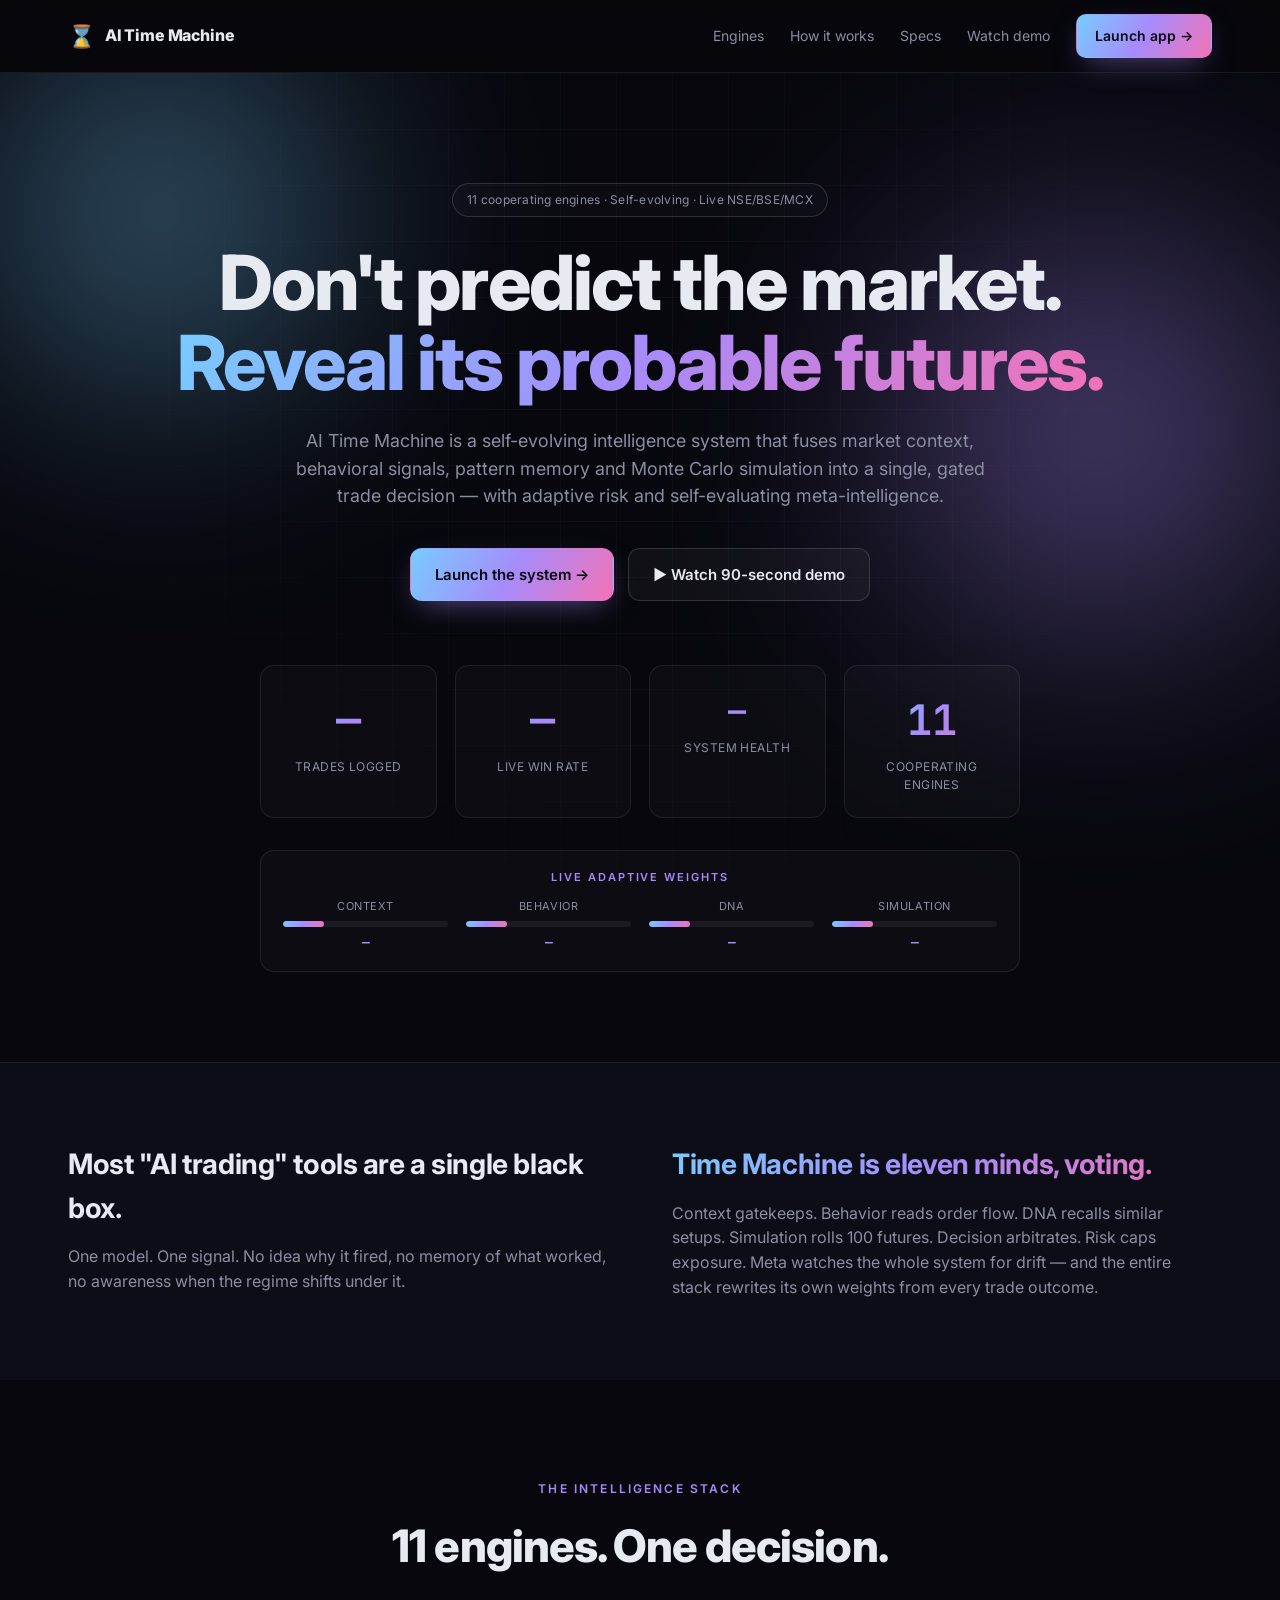
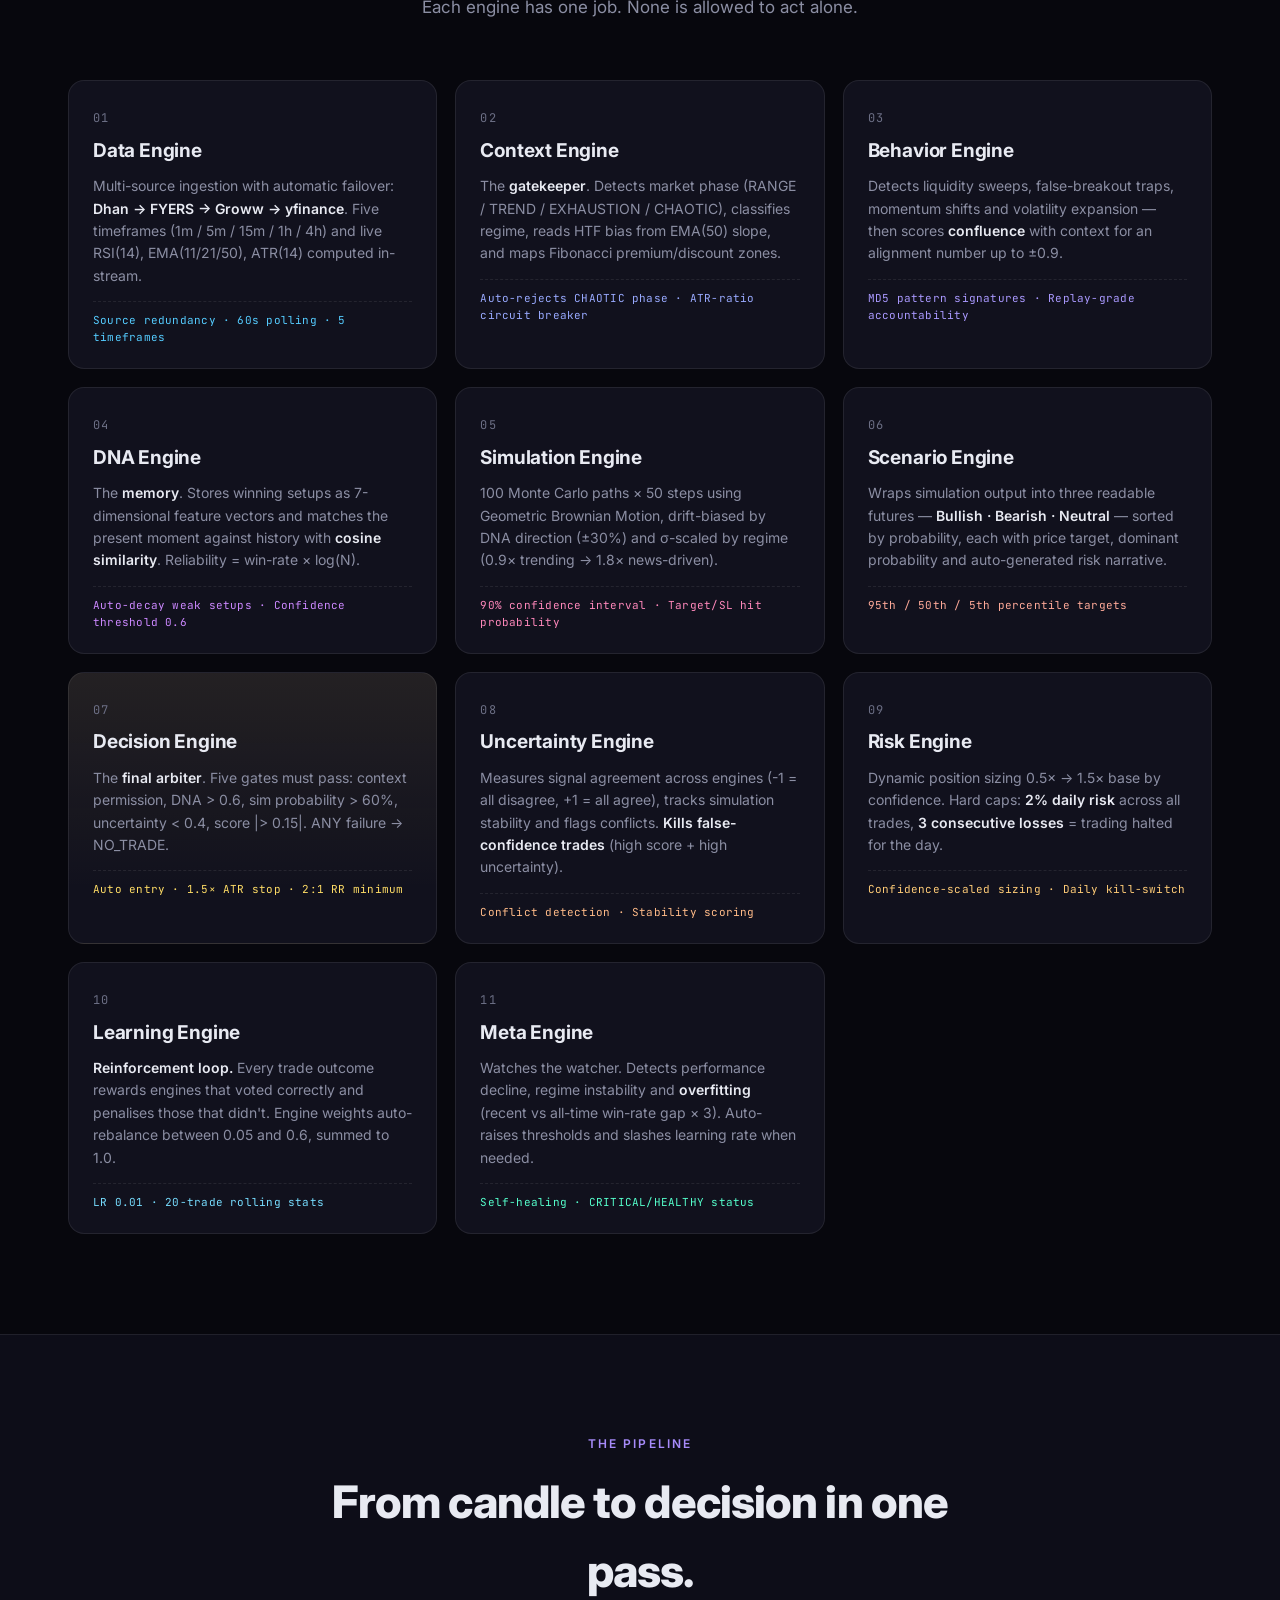
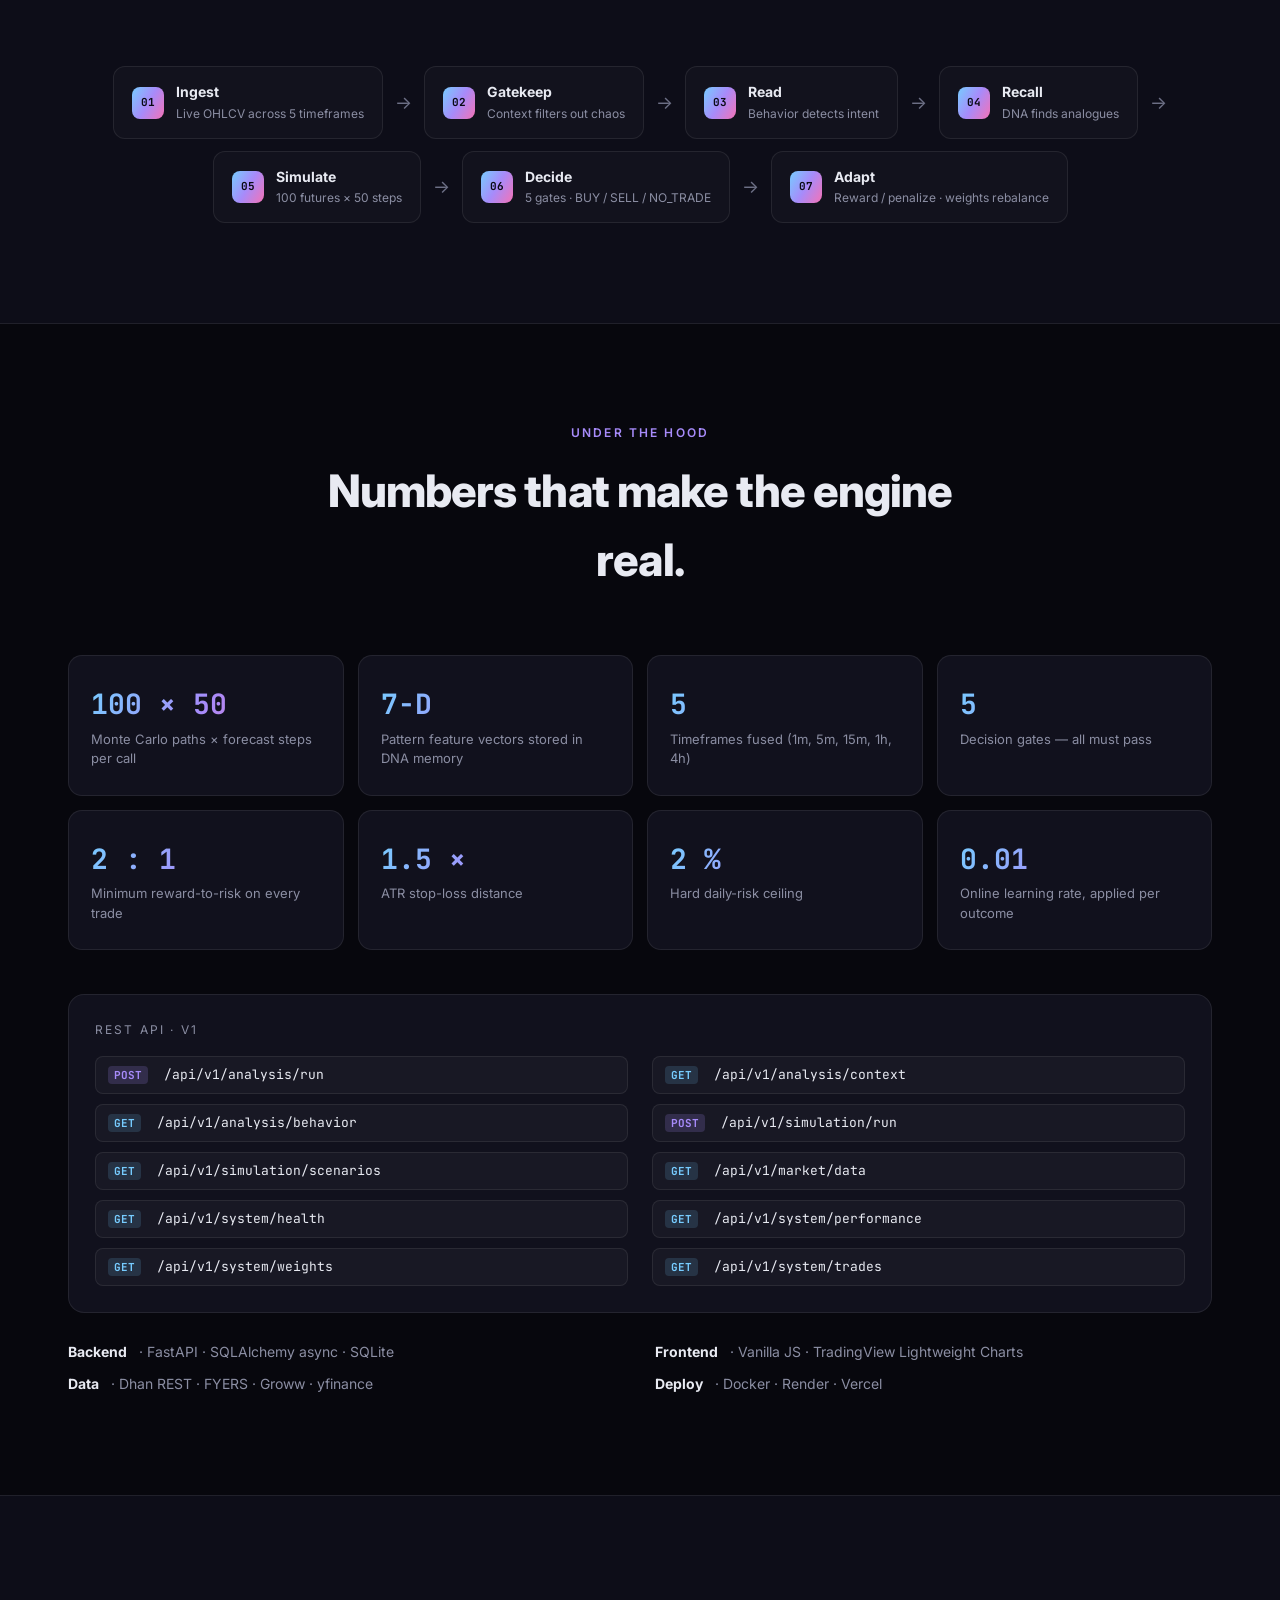
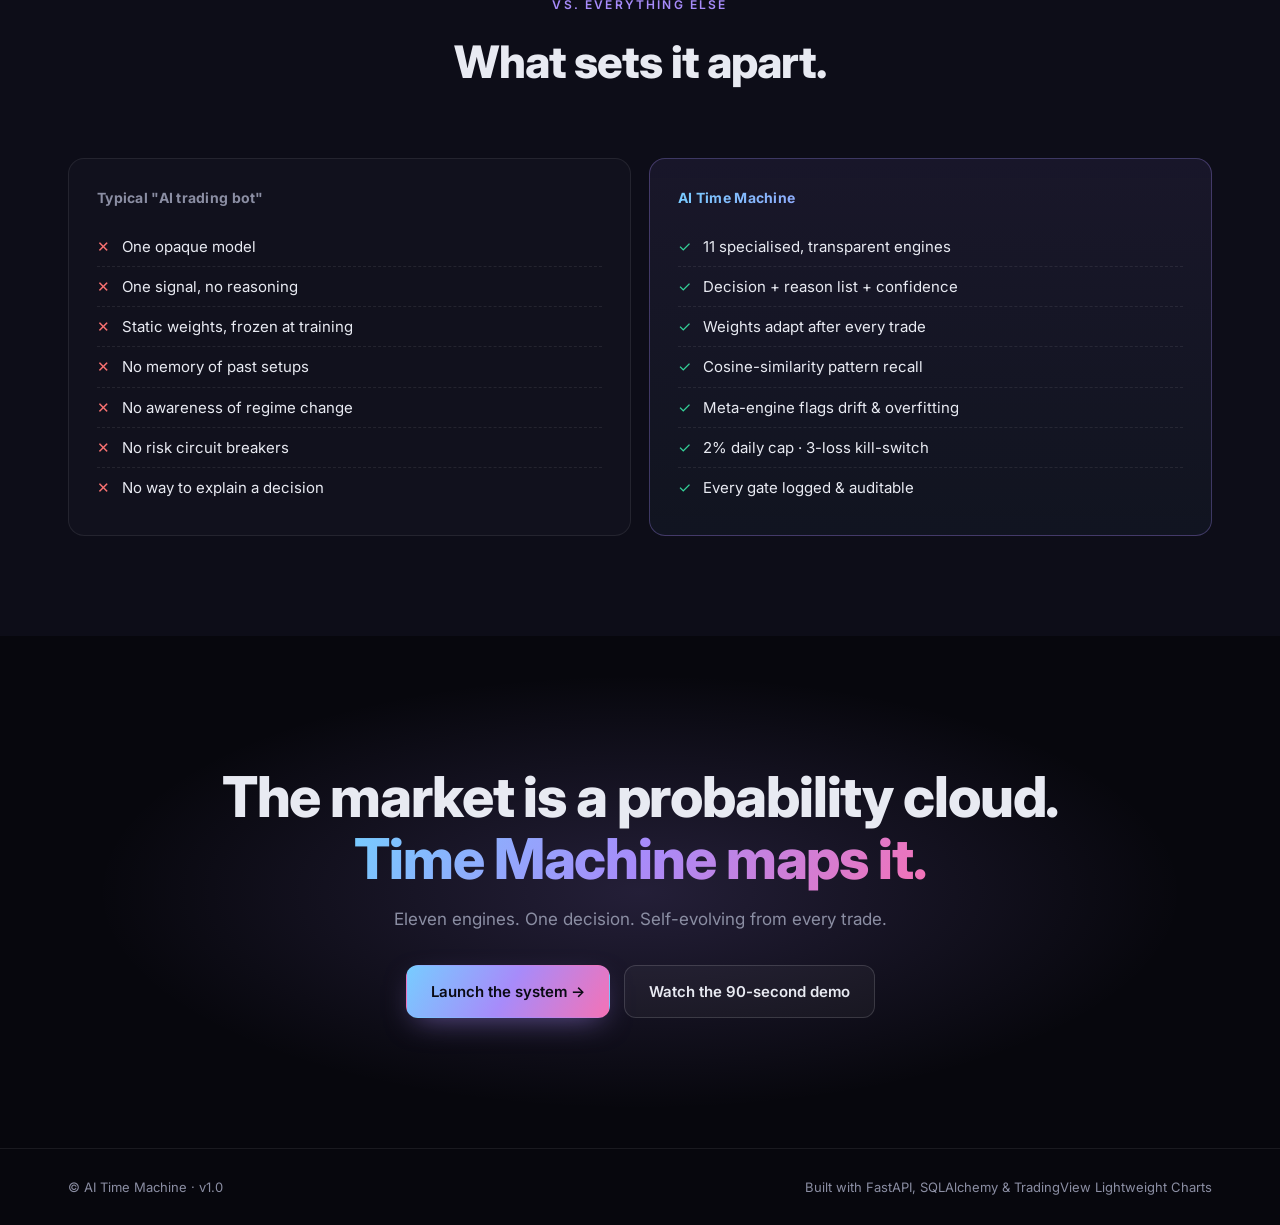
<file: frontend/marketing/index.html>
<!doctype html>
<html lang="en">
<head>
<meta charset="utf-8" />
<meta name="viewport" content="width=device-width,initial-scale=1" />
<title>AI Time Machine — Trade the Probable Future</title>
<meta name="description" content="A self-evolving intelligence system that models market behavior with 11 cooperating engines, Monte Carlo simulation, pattern memory, and adaptive risk control." />
<link rel="preconnect" href="https://fonts.googleapis.com">
<link rel="preconnect" href="https://fonts.gstatic.com" crossorigin>
<link href="https://fonts.googleapis.com/css2?family=Inter:wght@300;400;500;600;700;800;900&family=JetBrains+Mono:wght@400;600&display=swap" rel="stylesheet">
<link rel="stylesheet" href="style.css" />
</head>
<body>

<!-- ───────── NAV ───────── -->
<nav class="nav">
  <div class="nav-inner">
    <a class="logo" href="#">
      <span class="logo-mark">⌛</span>
      <span>AI Time Machine</span>
    </a>
    <div class="nav-links">
      <a href="#engines">Engines</a>
      <a href="#how">How it works</a>
      <a href="#specs">Specs</a>
      <a href="explainer.html">Watch demo</a>
      <a class="btn btn-primary" href="../index.html">Launch app →</a>
    </div>
  </div>
</nav>

<!-- ───────── HERO ───────── -->
<header class="hero">
  <div class="hero-bg">
    <div class="orb orb-1"></div>
    <div class="orb orb-2"></div>
    <div class="grid-fade"></div>
  </div>
  <div class="hero-inner">
    <div class="badge">11 cooperating engines · Self-evolving · Live NSE/BSE/MCX</div>
    <h1>
      Don't predict the market.<br/>
      <span class="grad">Reveal its probable futures.</span>
    </h1>
    <p class="lede">
      AI Time Machine is a self-evolving intelligence system that fuses
      market context, behavioral signals, pattern memory and Monte Carlo
      simulation into a single, gated trade decision — with adaptive risk
      and self-evaluating meta-intelligence.
    </p>
    <div class="cta-row">
      <a class="btn btn-primary btn-lg" href="../index.html">Launch the system →</a>
      <a class="btn btn-ghost btn-lg" href="explainer.html">▶ Watch 90-second demo</a>
    </div>

    <div class="stats" id="hero-stats">
      <div class="stat" data-stat="trades">
        <div class="stat-num" data-count="0">—</div>
        <div class="stat-label">Trades logged</div>
      </div>
      <div class="stat" data-stat="winrate">
        <div class="stat-num" data-suffix="%">—</div>
        <div class="stat-label">Live win rate</div>
      </div>
      <div class="stat" data-stat="health">
        <div class="stat-num stat-text">—</div>
        <div class="stat-label">System health</div>
      </div>
      <div class="stat" data-stat="engines">
        <div class="stat-num" data-count="11">0</div>
        <div class="stat-label">Cooperating engines</div>
      </div>
    </div>

    <div class="weights-strip" id="weights-strip">
      <div class="weights-label">Live adaptive weights</div>
      <div class="weights-bars">
        <div class="wbar" data-w="context"><span>Context</span><div class="wbar-track"><div class="wbar-fill"></div></div><b>—</b></div>
        <div class="wbar" data-w="behavior"><span>Behavior</span><div class="wbar-track"><div class="wbar-fill"></div></div><b>—</b></div>
        <div class="wbar" data-w="dna"><span>DNA</span><div class="wbar-track"><div class="wbar-fill"></div></div><b>—</b></div>
        <div class="wbar" data-w="simulation"><span>Simulation</span><div class="wbar-track"><div class="wbar-fill"></div></div><b>—</b></div>
      </div>
    </div>
  </div>
</header>

<!-- ───────── PROBLEM / PROMISE ───────── -->
<section class="promise">
  <div class="container">
    <div class="promise-grid">
      <div>
        <h2>Most "AI trading" tools are a single black box.</h2>
        <p>
          One model. One signal. No idea why it fired, no memory of what worked,
          no awareness when the regime shifts under it.
        </p>
      </div>
      <div>
        <h2 class="grad-text">Time Machine is eleven minds, voting.</h2>
        <p>
          Context gatekeeps. Behavior reads order flow. DNA recalls similar
          setups. Simulation rolls 100 futures. Decision arbitrates. Risk caps
          exposure. Meta watches the whole system for drift — and the entire
          stack rewrites its own weights from every trade outcome.
        </p>
      </div>
    </div>
  </div>
</section>

<!-- ───────── ENGINES ───────── -->
<section id="engines" class="engines">
  <div class="container">
    <div class="section-head">
      <div class="eyebrow">The intelligence stack</div>
      <h2>11 engines. One decision.</h2>
      <p>Each engine has one job. None is allowed to act alone.</p>
    </div>

    <div class="engine-grid">

      <div class="engine-card" data-color="#5cf">
        <div class="card-num">01</div>
        <h3>Data Engine</h3>
        <p>Multi-source ingestion with automatic failover: <strong>Dhan → FYERS → Groww → yfinance</strong>. Five timeframes (1m / 5m / 15m / 1h / 4h) and live RSI(14), EMA(11/21/50), ATR(14) computed in-stream.</p>
        <div class="card-meta">Source redundancy · 60s polling · 5 timeframes</div>
      </div>

      <div class="engine-card" data-color="#9af">
        <div class="card-num">02</div>
        <h3>Context Engine</h3>
        <p>The <strong>gatekeeper</strong>. Detects market phase (RANGE / TREND / EXHAUSTION / CHAOTIC), classifies regime, reads HTF bias from EMA(50) slope, and maps Fibonacci premium/discount zones.</p>
        <div class="card-meta">Auto-rejects CHAOTIC phase · ATR-ratio circuit breaker</div>
      </div>

      <div class="engine-card" data-color="#a9f">
        <div class="card-num">03</div>
        <h3>Behavior Engine</h3>
        <p>Detects liquidity sweeps, false-breakout traps, momentum shifts and volatility expansion — then scores <strong>confluence</strong> with context for an alignment number up to ±0.9.</p>
        <div class="card-meta">MD5 pattern signatures · Replay-grade accountability</div>
      </div>

      <div class="engine-card" data-color="#c8f">
        <div class="card-num">04</div>
        <h3>DNA Engine</h3>
        <p>The <strong>memory</strong>. Stores winning setups as 7-dimensional feature vectors and matches the present moment against history with <strong>cosine similarity</strong>. Reliability = win-rate × log(N).</p>
        <div class="card-meta">Auto-decay weak setups · Confidence threshold 0.6</div>
      </div>

      <div class="engine-card" data-color="#f8b">
        <div class="card-num">05</div>
        <h3>Simulation Engine</h3>
        <p>100 Monte Carlo paths × 50 steps using Geometric Brownian Motion, drift-biased by DNA direction (±30%) and σ-scaled by regime (0.9× trending → 1.8× news-driven).</p>
        <div class="card-meta">90% confidence interval · Target/SL hit probability</div>
      </div>

      <div class="engine-card" data-color="#fa9">
        <div class="card-num">06</div>
        <h3>Scenario Engine</h3>
        <p>Wraps simulation output into three readable futures — <strong>Bullish · Bearish · Neutral</strong> — sorted by probability, each with price target, dominant probability and auto-generated risk narrative.</p>
        <div class="card-meta">95th / 50th / 5th percentile targets</div>
      </div>

      <div class="engine-card engine-card-feat" data-color="#fd6">
        <div class="card-num">07</div>
        <h3>Decision Engine</h3>
        <p>The <strong>final arbiter</strong>. Five gates must pass: context permission, DNA &gt; 0.6, sim probability &gt; 60%, uncertainty &lt; 0.4, score |&gt; 0.15|. ANY failure → NO_TRADE.</p>
        <div class="card-meta">Auto entry · 1.5× ATR stop · 2:1 RR minimum</div>
      </div>

      <div class="engine-card" data-color="#fb8">
        <div class="card-num">08</div>
        <h3>Uncertainty Engine</h3>
        <p>Measures signal agreement across engines (-1 = all disagree, +1 = all agree), tracks simulation stability and flags conflicts. <strong>Kills false-confidence trades</strong> (high score + high uncertainty).</p>
        <div class="card-meta">Conflict detection · Stability scoring</div>
      </div>

      <div class="engine-card" data-color="#fc7">
        <div class="card-num">09</div>
        <h3>Risk Engine</h3>
        <p>Dynamic position sizing 0.5× → 1.5× base by confidence. Hard caps: <strong>2% daily risk</strong> across all trades, <strong>3 consecutive losses</strong> = trading halted for the day.</p>
        <div class="card-meta">Confidence-scaled sizing · Daily kill-switch</div>
      </div>

      <div class="engine-card" data-color="#7df">
        <div class="card-num">10</div>
        <h3>Learning Engine</h3>
        <p><strong>Reinforcement loop.</strong> Every trade outcome rewards engines that voted correctly and penalises those that didn't. Engine weights auto-rebalance between 0.05 and 0.6, summed to 1.0.</p>
        <div class="card-meta">LR 0.01 · 20-trade rolling stats</div>
      </div>

      <div class="engine-card" data-color="#5fc">
        <div class="card-num">11</div>
        <h3>Meta Engine</h3>
        <p>Watches the watcher. Detects performance decline, regime instability and <strong>overfitting</strong> (recent vs all-time win-rate gap × 3). Auto-raises thresholds and slashes learning rate when needed.</p>
        <div class="card-meta">Self-healing · CRITICAL/HEALTHY status</div>
      </div>

    </div>
  </div>
</section>

<!-- ───────── HOW IT WORKS ───────── -->
<section id="how" class="how">
  <div class="container">
    <div class="section-head">
      <div class="eyebrow">The pipeline</div>
      <h2>From candle to decision in one pass.</h2>
    </div>

    <div class="pipeline">
      <div class="pipe-step"><div class="pipe-dot">01</div><div><strong>Ingest</strong><span>Live OHLCV across 5 timeframes</span></div></div>
      <div class="pipe-arrow">→</div>
      <div class="pipe-step"><div class="pipe-dot">02</div><div><strong>Gatekeep</strong><span>Context filters out chaos</span></div></div>
      <div class="pipe-arrow">→</div>
      <div class="pipe-step"><div class="pipe-dot">03</div><div><strong>Read</strong><span>Behavior detects intent</span></div></div>
      <div class="pipe-arrow">→</div>
      <div class="pipe-step"><div class="pipe-dot">04</div><div><strong>Recall</strong><span>DNA finds analogues</span></div></div>
      <div class="pipe-arrow">→</div>
      <div class="pipe-step"><div class="pipe-dot">05</div><div><strong>Simulate</strong><span>100 futures × 50 steps</span></div></div>
      <div class="pipe-arrow">→</div>
      <div class="pipe-step"><div class="pipe-dot">06</div><div><strong>Decide</strong><span>5 gates · BUY / SELL / NO_TRADE</span></div></div>
      <div class="pipe-arrow">→</div>
      <div class="pipe-step"><div class="pipe-dot">07</div><div><strong>Adapt</strong><span>Reward / penalize · weights rebalance</span></div></div>
    </div>
  </div>
</section>

<!-- ───────── SPECS ───────── -->
<section id="specs" class="specs">
  <div class="container">
    <div class="section-head">
      <div class="eyebrow">Under the hood</div>
      <h2>Numbers that make the engine real.</h2>
    </div>

    <div class="spec-grid">
      <div class="spec"><div class="spec-num">100 × 50</div><div>Monte Carlo paths × forecast steps per call</div></div>
      <div class="spec"><div class="spec-num">7-D</div><div>Pattern feature vectors stored in DNA memory</div></div>
      <div class="spec"><div class="spec-num">5</div><div>Timeframes fused (1m, 5m, 15m, 1h, 4h)</div></div>
      <div class="spec"><div class="spec-num">5</div><div>Decision gates — all must pass</div></div>
      <div class="spec"><div class="spec-num">2 : 1</div><div>Minimum reward-to-risk on every trade</div></div>
      <div class="spec"><div class="spec-num">1.5 ×</div><div>ATR stop-loss distance</div></div>
      <div class="spec"><div class="spec-num">2 %</div><div>Hard daily-risk ceiling</div></div>
      <div class="spec"><div class="spec-num">0.01</div><div>Online learning rate, applied per outcome</div></div>
    </div>

    <div class="api-block">
      <div class="api-head">REST API · v1</div>
      <div class="api-grid">
        <code><span class="m post">POST</span> /api/v1/analysis/run</code>
        <code><span class="m get">GET</span>  /api/v1/analysis/context</code>
        <code><span class="m get">GET</span>  /api/v1/analysis/behavior</code>
        <code><span class="m post">POST</span> /api/v1/simulation/run</code>
        <code><span class="m get">GET</span>  /api/v1/simulation/scenarios</code>
        <code><span class="m get">GET</span>  /api/v1/market/data</code>
        <code><span class="m get">GET</span>  /api/v1/system/health</code>
        <code><span class="m get">GET</span>  /api/v1/system/performance</code>
        <code><span class="m get">GET</span>  /api/v1/system/weights</code>
        <code><span class="m get">GET</span>  /api/v1/system/trades</code>
      </div>
    </div>

    <div class="stack-row">
      <div><strong>Backend</strong> · FastAPI · SQLAlchemy async · SQLite</div>
      <div><strong>Frontend</strong> · Vanilla JS · TradingView Lightweight Charts</div>
      <div><strong>Data</strong> · Dhan REST · FYERS · Groww · yfinance</div>
      <div><strong>Deploy</strong> · Docker · Render · Vercel</div>
    </div>
  </div>
</section>

<!-- ───────── COMPARISON ───────── -->
<section class="compare">
  <div class="container">
    <div class="section-head">
      <div class="eyebrow">vs. everything else</div>
      <h2>What sets it apart.</h2>
    </div>

    <div class="compare-grid">
      <div class="compare-col compare-them">
        <div class="compare-head">Typical "AI trading bot"</div>
        <ul>
          <li>One opaque model</li>
          <li>One signal, no reasoning</li>
          <li>Static weights, frozen at training</li>
          <li>No memory of past setups</li>
          <li>No awareness of regime change</li>
          <li>No risk circuit breakers</li>
          <li>No way to explain a decision</li>
        </ul>
      </div>
      <div class="compare-col compare-us">
        <div class="compare-head">AI Time Machine</div>
        <ul>
          <li>11 specialised, transparent engines</li>
          <li>Decision + reason list + confidence</li>
          <li>Weights adapt after every trade</li>
          <li>Cosine-similarity pattern recall</li>
          <li>Meta-engine flags drift &amp; overfitting</li>
          <li>2% daily cap · 3-loss kill-switch</li>
          <li>Every gate logged &amp; auditable</li>
        </ul>
      </div>
    </div>
  </div>
</section>

<!-- ───────── FINAL CTA ───────── -->
<section class="final">
  <div class="container final-inner">
    <h2>The market is a probability cloud.<br/><span class="grad-text">Time Machine maps it.</span></h2>
    <p>Eleven engines. One decision. Self-evolving from every trade.</p>
    <div class="cta-row center">
      <a class="btn btn-primary btn-lg" href="../index.html">Launch the system →</a>
      <a class="btn btn-ghost btn-lg" href="explainer.html">Watch the 90-second demo</a>
    </div>
  </div>
</section>

<footer class="foot">
  <div class="container foot-inner">
    <span>© AI Time Machine · v1.0</span>
    <span class="muted">Built with FastAPI, SQLAlchemy &amp; TradingView Lightweight Charts</span>
  </div>
</footer>

<script src="script.js"></script>
</body>
</html>
</file>
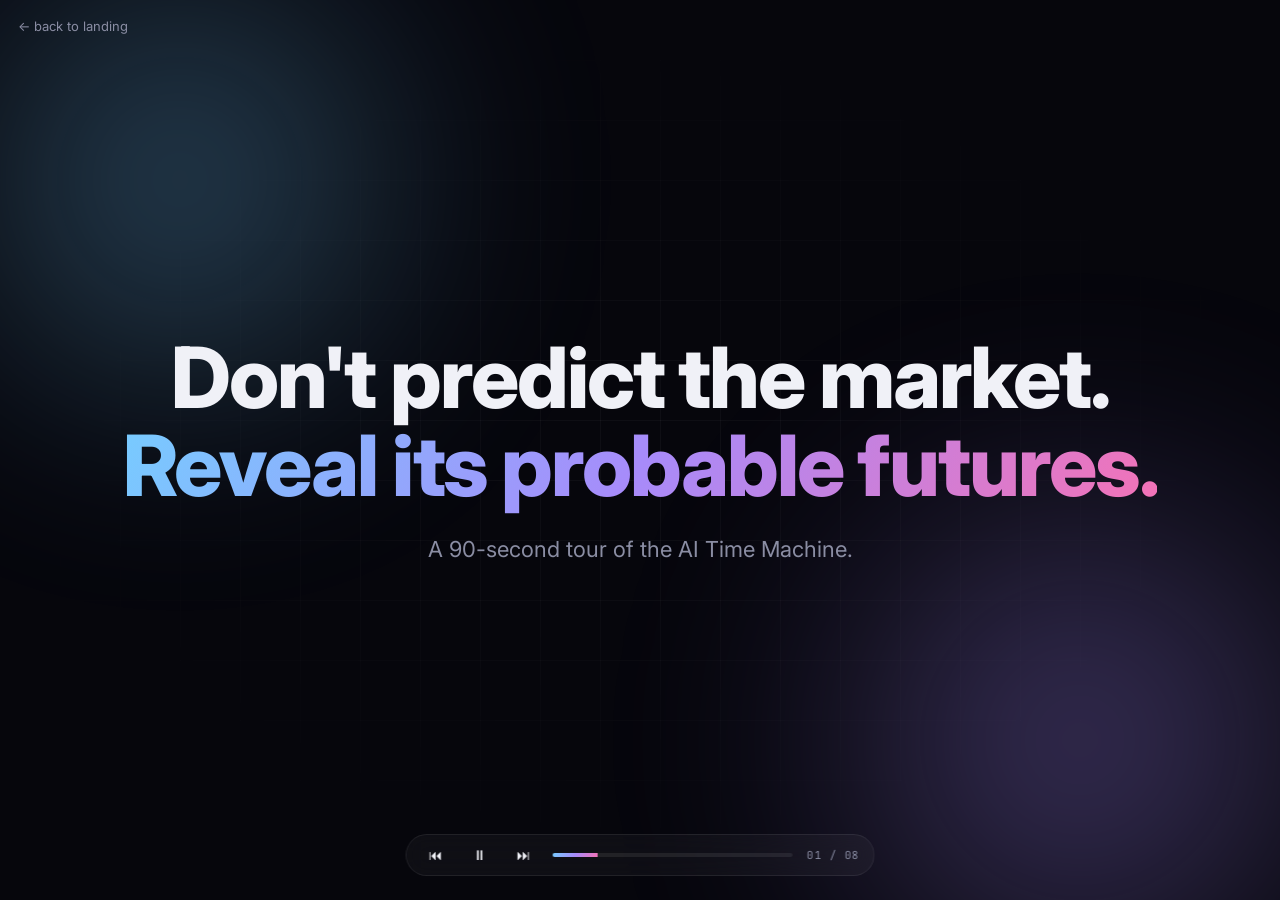
<file: frontend/marketing/explainer.html>
<!doctype html>
<html lang="en">
<head>
<meta charset="utf-8" />
<meta name="viewport" content="width=device-width,initial-scale=1" />
<title>AI Time Machine — 90-second demo</title>
<link rel="preconnect" href="https://fonts.googleapis.com">
<link rel="preconnect" href="https://fonts.gstatic.com" crossorigin>
<link href="https://fonts.googleapis.com/css2?family=Inter:wght@400;600;700;800;900&family=JetBrains+Mono:wght@400;700&display=swap" rel="stylesheet">
<style>
:root{
  --bg:#06060c; --text:#f0f1f7; --muted:#8a8da3;
  --accent:#7cf; --accent-2:#a78bfa; --accent-3:#f472b6;
  --grad:linear-gradient(120deg,#7cf 0%,#a78bfa 50%,#f472b6 100%);
  --panel:#10101c; --line:rgba(255,255,255,0.08);
}
*{box-sizing:border-box}
html,body{margin:0;padding:0;background:var(--bg);color:var(--text);font-family:'Inter',system-ui,sans-serif;overflow:hidden;height:100%;}
.stage{position:fixed;inset:0;display:grid;place-items:center;}
.scene{
  position:absolute; inset:0;
  display:flex; align-items:center; justify-content:center;
  text-align:center;
  opacity:0; pointer-events:none;
  transition:opacity .7s ease;
  padding:6vh 8vw;
}
.scene.active{opacity:1;pointer-events:auto;}
.scene .inner{max-width:1200px;width:100%;}
h1.t{font-size:clamp(38px,6.6vw,90px);line-height:1.04;letter-spacing:-0.025em;font-weight:800;margin:0 0 22px;}
h2.t{font-size:clamp(28px,4.4vw,58px);line-height:1.1;letter-spacing:-0.02em;font-weight:800;margin:0 0 18px;}
p.t{font-size:clamp(16px,1.8vw,22px);color:var(--muted);max-width:820px;margin:0 auto;line-height:1.55;}
.grad{background:var(--grad);-webkit-background-clip:text;background-clip:text;color:transparent;}

/* shared bg */
.bg-orbs{position:fixed;inset:0;pointer-events:none;z-index:0;}
.orb{position:absolute;border-radius:50%;filter:blur(120px);opacity:.45;}
.orb.a{top:-100px;left:-100px;width:560px;height:560px;background:radial-gradient(circle,#7cf,transparent 70%);}
.orb.b{bottom:-160px;right:-120px;width:640px;height:640px;background:radial-gradient(circle,#a78bfa,transparent 70%);}
.grid-fade{position:fixed;inset:0;pointer-events:none;z-index:0;
  background-image:linear-gradient(rgba(255,255,255,0.04) 1px,transparent 1px),linear-gradient(90deg,rgba(255,255,255,0.04) 1px,transparent 1px);
  background-size:60px 60px;
  mask-image:radial-gradient(ellipse at 50% 50%, #000 0%, transparent 70%);
  -webkit-mask-image:radial-gradient(ellipse at 50% 50%, #000 0%, transparent 70%);
}
.scene .inner{position:relative;z-index:1;}

/* SCENE 2: vs */
.vs-grid{display:grid;grid-template-columns:1fr 1fr;gap:40px;margin-top:40px;}
.vs-col{padding:28px;border-radius:18px;border:1px solid var(--line);background:var(--panel);text-align:left;}
.vs-col.them{opacity:.7;}
.vs-col.us{background:linear-gradient(180deg,rgba(167,139,250,.1),rgba(124,210,255,.04));border-color:rgba(167,139,250,.3);}
.vs-col h3{margin:0 0 12px;font-size:14px;letter-spacing:.18em;text-transform:uppercase;color:var(--muted);}
.vs-col.us h3{background:var(--grad);-webkit-background-clip:text;background-clip:text;color:transparent;}
.vs-col ul{margin:0;padding:0;list-style:none;}
.vs-col ul li{padding:8px 0;font-size:16px;border-bottom:1px dashed var(--line);}
.vs-col ul li:last-child{border-bottom:0;}
.vs-col.them li::before{content:"—";color:#f87171;margin-right:10px;}
.vs-col.us li::before{content:"✓";color:#34d399;margin-right:10px;}

/* SCENE 3: 11 engines wheel */
.wheel{position:relative;width:min(78vmin,720px);height:min(78vmin,720px);margin:30px auto 0;}
.wheel-core{
  position:absolute;inset:0;margin:auto;
  width:34%;height:34%;
  border-radius:50%;
  background:radial-gradient(circle, rgba(167,139,250,.4), rgba(124,210,255,.2) 55%, transparent 75%);
  border:1px solid rgba(167,139,250,.3);
  display:grid;place-items:center;
  font-weight:800;font-size:clamp(14px,1.8vw,20px);text-align:center;line-height:1.2;
}
.spoke{
  position:absolute;left:50%;top:50%;
  width:30%;
  transform-origin:left center;
  display:flex;align-items:center;
  pointer-events:none;
}
.spoke::before{
  content:"";flex:1;height:1px;
  background:linear-gradient(90deg, rgba(167,139,250,.4), rgba(255,255,255,.05));
  margin-right:8px;
}
.engine-pill{
  background:var(--panel);
  border:1px solid var(--line);
  border-radius:999px;
  padding:8px 14px;
  font-size:clamp(11px,1.2vw,14px);
  font-weight:600;
  white-space:nowrap;
  transform-origin:left center;
  opacity:0;
  animation:pop .55s cubic-bezier(.2,.8,.3,1.2) forwards;
}
.engine-pill .num{font-family:'JetBrains Mono',monospace;color:var(--accent-2);font-size:10px;margin-right:6px;}
@keyframes pop{from{opacity:0;transform:scale(.6)}to{opacity:1;transform:scale(1)}}

/* SCENE 4: pipeline flow */
.pipe-flow{display:flex;flex-wrap:wrap;justify-content:center;gap:10px;margin-top:36px;}
.pf-step{
  padding:14px 18px;border:1px solid var(--line);border-radius:12px;
  background:rgba(255,255,255,.025);
  display:flex;align-items:center;gap:10px;
  opacity:0;transform:translateY(8px);
  animation:slideUp .45s ease forwards;
}
.pf-step .pd{
  width:30px;height:30px;border-radius:8px;
  background:var(--grad);color:#0a0a14;
  display:grid;place-items:center;font-family:'JetBrains Mono',monospace;font-weight:800;font-size:11px;
}
.pf-step strong{display:block;font-size:14px;}
.pf-step span{display:block;font-size:11px;color:var(--muted);margin-top:2px;}
.pf-arr{color:#5a5d72;font-size:18px;align-self:center;opacity:0;animation:slideUp .45s ease forwards;}
@keyframes slideUp{to{opacity:1;transform:none}}

/* SCENE 5: Monte Carlo viz */
.mc-wrap{margin-top:30px;display:grid;place-items:center;}
.mc-chart{position:relative;width:min(90vw,860px);height:min(50vh,360px);background:rgba(255,255,255,.02);border:1px solid var(--line);border-radius:14px;overflow:hidden;}
.mc-chart svg{width:100%;height:100%;display:block;}
.mc-line{fill:none;stroke-width:1.4;opacity:.55;stroke-linejoin:round;}
.mc-mean{stroke:#f472b6;stroke-width:2.4;fill:none;opacity:1;}
.mc-band{fill:url(#bandg);opacity:.35;}
.mc-axis{stroke:rgba(255,255,255,.1);stroke-width:1;}
.mc-label{position:absolute;font-family:'JetBrains Mono',monospace;font-size:11px;color:var(--muted);}
.mc-label.tl{top:10px;left:14px;}
.mc-label.tr{top:10px;right:14px;color:var(--accent-3);}
.mc-label.br{bottom:10px;right:14px;}

/* SCENE 6: decision card */
.dec-wrap{margin-top:30px;display:grid;place-items:center;}
.dec-card{
  width:min(560px,90vw);
  background:linear-gradient(180deg,rgba(52,211,153,.08),transparent 80%),var(--panel);
  border:1px solid rgba(52,211,153,.4);
  border-radius:18px;padding:28px;
  text-align:left;
  box-shadow:0 30px 80px -30px rgba(52,211,153,.4);
}
.dec-head{display:flex;justify-content:space-between;align-items:center;margin-bottom:18px;}
.dec-pill{background:#34d399;color:#072719;padding:6px 12px;border-radius:8px;font-weight:800;font-size:12px;letter-spacing:.08em;}
.dec-row{display:flex;justify-content:space-between;font-family:'JetBrains Mono',monospace;font-size:14px;padding:8px 0;border-bottom:1px dashed var(--line);}
.dec-row:last-of-type{border:0;}
.dec-row span:first-child{color:var(--muted);}
.dec-gates{display:flex;gap:6px;margin-top:14px;flex-wrap:wrap;}
.gate{padding:6px 10px;border-radius:8px;background:rgba(52,211,153,.12);color:#34d399;font-size:11px;font-family:'JetBrains Mono',monospace;}

/* SCENE 7: numbers */
.num-grid{display:grid;grid-template-columns:repeat(4,1fr);gap:14px;margin-top:36px;}
.num-cell{padding:24px 18px;border-radius:14px;border:1px solid var(--line);background:rgba(255,255,255,.02);}
.num-cell .k{font-family:'JetBrains Mono',monospace;font-size:clamp(20px,2.6vw,32px);font-weight:700;background:var(--grad);-webkit-background-clip:text;background-clip:text;color:transparent;}
.num-cell .v{font-size:12px;color:var(--muted);margin-top:4px;}

/* SCENE 8: closer CTA */
.cta-row{display:flex;gap:12px;justify-content:center;flex-wrap:wrap;margin-top:34px;}
.btn{display:inline-flex;align-items:center;gap:8px;padding:14px 24px;border-radius:12px;font-weight:600;font-size:15px;border:1px solid transparent;cursor:pointer;}
.btn.primary{background:var(--grad);color:#0a0a14;}
.btn.ghost{background:rgba(255,255,255,.04);color:var(--text);border-color:var(--line);}

/* HUD */
.hud{position:fixed;bottom:24px;left:50%;transform:translateX(-50%);
  display:flex;align-items:center;gap:14px;
  background:rgba(255,255,255,.04);backdrop-filter:blur(12px);-webkit-backdrop-filter:blur(12px);
  border:1px solid var(--line);border-radius:999px;padding:8px 14px;font-size:13px;z-index:99;}
.hud button{background:transparent;border:0;color:var(--text);cursor:pointer;font-size:14px;padding:4px 8px;border-radius:6px;}
.hud button:hover{background:rgba(255,255,255,.06);}
.hud .progress{width:240px;height:4px;background:rgba(255,255,255,.08);border-radius:2px;overflow:hidden;}
.hud .progress > div{height:100%;width:0;background:var(--grad);transition:width .25s linear;}
.hud .scene-label{color:var(--muted);font-family:'JetBrains Mono',monospace;font-size:11px;letter-spacing:.05em;}

a.exit{position:fixed;top:18px;left:18px;color:var(--muted);font-size:13px;text-decoration:none;z-index:99;}
a.exit:hover{color:var(--text);}

@media (max-width:760px){
  .vs-grid{grid-template-columns:1fr;}
  .num-grid{grid-template-columns:1fr 1fr;}
  .pf-step{min-width:0;}
  .pf-arr{display:none;}
}
</style>
</head>
<body>

<div class="bg-orbs"><div class="orb a"></div><div class="orb b"></div></div>
<div class="grid-fade"></div>
<a class="exit" href="index.html">← back to landing</a>

<div class="stage" id="stage">

  <!-- 1: HERO -->
  <section class="scene" data-dur="6500">
    <div class="inner">
      <h1 class="t">Don't predict the market.<br/><span class="grad">Reveal its probable futures.</span></h1>
      <p class="t">A 90-second tour of the AI Time Machine.</p>
    </div>
  </section>

  <!-- 2: VS -->
  <section class="scene" data-dur="9000">
    <div class="inner">
      <h2 class="t">Most "AI trading" is <span class="grad">a single black box.</span></h2>
      <p class="t">Time Machine is eleven minds, voting.</p>
      <div class="vs-grid">
        <div class="vs-col them">
          <h3>Typical AI bot</h3>
          <ul>
            <li>One opaque model</li>
            <li>Static weights, frozen at training</li>
            <li>No memory of past setups</li>
            <li>No regime awareness</li>
            <li>No risk circuit breakers</li>
          </ul>
        </div>
        <div class="vs-col us">
          <h3>AI Time Machine</h3>
          <ul>
            <li>11 specialised, transparent engines</li>
            <li>Weights adapt after every trade</li>
            <li>Cosine-similarity pattern recall</li>
            <li>Meta-engine flags drift &amp; overfitting</li>
            <li>2% daily cap · 3-loss kill-switch</li>
          </ul>
        </div>
      </div>
    </div>
  </section>

  <!-- 3: 11 ENGINES WHEEL -->
  <section class="scene" data-dur="11000">
    <div class="inner">
      <h2 class="t">Eleven engines. <span class="grad">One decision.</span></h2>
      <div class="wheel" id="wheel">
        <div class="wheel-core">11<br/>cooperating<br/>engines</div>
        <!-- spokes injected by JS -->
      </div>
    </div>
  </section>

  <!-- 4: PIPELINE -->
  <section class="scene" data-dur="9000">
    <div class="inner">
      <h2 class="t">From candle to <span class="grad">decision in one pass.</span></h2>
      <div class="pipe-flow" id="pipeflow"></div>
    </div>
  </section>

  <!-- 5: MONTE CARLO -->
  <section class="scene" data-dur="9500">
    <div class="inner">
      <h2 class="t">100 paths × 50 steps. <span class="grad">A probability cloud.</span></h2>
      <p class="t">Geometric Brownian Motion biased by DNA direction and regime volatility.</p>
      <div class="mc-wrap">
        <div class="mc-chart">
          <svg id="mc" viewBox="0 0 860 360" preserveAspectRatio="none">
            <defs>
              <linearGradient id="bandg" x1="0" x2="0" y1="0" y2="1">
                <stop offset="0%" stop-color="#a78bfa" stop-opacity=".5"/>
                <stop offset="100%" stop-color="#7cf" stop-opacity=".05"/>
              </linearGradient>
            </defs>
          </svg>
          <div class="mc-label tl">simulated paths · 100</div>
          <div class="mc-label tr">95th percentile · target</div>
          <div class="mc-label br">5th percentile · stop</div>
        </div>
      </div>
    </div>
  </section>

  <!-- 6: DECISION -->
  <section class="scene" data-dur="9000">
    <div class="inner">
      <h2 class="t">Five gates. <span class="grad">Any failure → no trade.</span></h2>
      <div class="dec-wrap">
        <div class="dec-card">
          <div class="dec-head">
            <div>
              <div style="font-family:'JetBrains Mono',monospace;color:var(--muted);font-size:12px;">NSE:NIFTY50-INDEX · 1h</div>
              <div style="font-size:22px;font-weight:800;margin-top:4px;">Decision</div>
            </div>
            <div class="dec-pill">BUY</div>
          </div>
          <div class="dec-row"><span>Final score</span><span>+0.42</span></div>
          <div class="dec-row"><span>DNA confidence</span><span>0.78</span></div>
          <div class="dec-row"><span>Sim probability</span><span>67%</span></div>
          <div class="dec-row"><span>Uncertainty</span><span>0.21</span></div>
          <div class="dec-row"><span>Entry · Stop · Target</span><span>24,017 · 23,890 · 24,260</span></div>
          <div class="dec-row"><span>Risk : Reward</span><span>1 : 2.4</span></div>
          <div class="dec-gates">
            <div class="gate">✓ context</div>
            <div class="gate">✓ DNA &gt; 0.6</div>
            <div class="gate">✓ sim &gt; 60%</div>
            <div class="gate">✓ unc &lt; 0.4</div>
            <div class="gate">✓ score</div>
          </div>
        </div>
      </div>
    </div>
  </section>

  <!-- 7: NUMBERS -->
  <section class="scene" data-dur="8000">
    <div class="inner">
      <h2 class="t">The numbers <span class="grad">that make it real.</span></h2>
      <div class="num-grid">
        <div class="num-cell"><div class="k">100 × 50</div><div class="v">Monte Carlo paths × steps</div></div>
        <div class="num-cell"><div class="k">7-D</div><div class="v">DNA feature vectors</div></div>
        <div class="num-cell"><div class="k">5</div><div class="v">Timeframes fused</div></div>
        <div class="num-cell"><div class="k">5</div><div class="v">Decision gates</div></div>
        <div class="num-cell"><div class="k">2 : 1</div><div class="v">Min reward-to-risk</div></div>
        <div class="num-cell"><div class="k">1.5×</div><div class="v">ATR stop-loss</div></div>
        <div class="num-cell"><div class="k">2 %</div><div class="v">Daily-risk ceiling</div></div>
        <div class="num-cell"><div class="k">0.01</div><div class="v">Online learning rate</div></div>
      </div>
    </div>
  </section>

  <!-- 8: CTA -->
  <section class="scene" data-dur="9000">
    <div class="inner">
      <h2 class="t">The market is a probability cloud.<br/><span class="grad">Time Machine maps it.</span></h2>
      <p class="t">Self-evolving. Auditable. Yours to run.</p>
      <div class="cta-row">
        <a class="btn primary" href="../index.html">Launch the system →</a>
        <a class="btn ghost" href="index.html">Read the full breakdown</a>
      </div>
    </div>
  </section>

</div>

<!-- HUD -->
<div class="hud">
  <button id="prev" title="previous">⏮</button>
  <button id="play" title="play/pause">⏸</button>
  <button id="next" title="next">⏭</button>
  <div class="progress"><div id="bar"></div></div>
  <div class="scene-label" id="lbl">01 / 08</div>
</div>

<script>
(function(){
  // ── Inject the 11-engine wheel
  const ENGINES = [
    "Data","Context","Behavior","DNA","Simulation",
    "Scenario","Decision","Uncertainty","Risk","Learning","Meta"
  ];
  const wheel = document.getElementById('wheel');
  const radius = 50; // % units
  ENGINES.forEach((name, i) => {
    const angle = (i / ENGINES.length) * 360 - 90;
    const spoke = document.createElement('div');
    spoke.className = 'spoke';
    spoke.style.transform = `rotate(${angle}deg)`;
    spoke.style.animationDelay = (i * 110) + 'ms';
    const pill = document.createElement('div');
    pill.className = 'engine-pill';
    pill.innerHTML = `<span class="num">${String(i+1).padStart(2,'0')}</span>${name}`;
    pill.style.transform = `rotate(${-angle}deg)`;
    pill.style.animationDelay = (300 + i * 160) + 'ms';
    spoke.appendChild(pill);
    wheel.appendChild(spoke);
  });

  // ── Inject the pipeline flow
  const STEPS = [
    ["01","Ingest","5 timeframes"],
    ["02","Gatekeep","Context filters chaos"],
    ["03","Read","Behavior detects intent"],
    ["04","Recall","DNA finds analogues"],
    ["05","Simulate","100 × 50 Monte Carlo"],
    ["06","Decide","5 gates · BUY/SELL/NO_TRADE"],
    ["07","Adapt","Reward · weights rebalance"],
  ];
  const pf = document.getElementById('pipeflow');
  STEPS.forEach((s, i) => {
    const st = document.createElement('div');
    st.className = 'pf-step';
    st.style.animationDelay = (i * 240) + 'ms';
    st.innerHTML = `<div class="pd">${s[0]}</div><div><strong>${s[1]}</strong><span>${s[2]}</span></div>`;
    pf.appendChild(st);
    if (i < STEPS.length - 1) {
      const arr = document.createElement('div');
      arr.className = 'pf-arr';
      arr.textContent = '→';
      arr.style.animationDelay = ((i + 0.5) * 240) + 'ms';
      pf.appendChild(arr);
    }
  });

  // ── Build the Monte Carlo SVG
  function buildMC() {
    const svg = document.getElementById('mc');
    svg.innerHTML = svg.querySelector('defs').outerHTML; // keep gradient
    const W = 860, H = 360, N = 50, PATHS = 60;
    const startY = H * 0.62, startX = 20;
    const dx = (W - 40) / N;

    // axis baseline
    const axis = document.createElementNS('http://www.w3.org/2000/svg','line');
    axis.setAttribute('x1', 0); axis.setAttribute('x2', W);
    axis.setAttribute('y1', startY); axis.setAttribute('y2', startY);
    axis.setAttribute('class','mc-axis');
    svg.appendChild(axis);

    // generate paths (correlated random walks with upward drift)
    const allY = [];
    for (let p = 0; p < PATHS; p++) {
      let y = startY;
      const drift = -0.45 - Math.random() * 0.4; // upward bias (smaller y = higher price)
      const path = [`M ${startX} ${y.toFixed(1)}`];
      const ys = [y];
      for (let i = 1; i <= N; i++) {
        y += drift + (Math.random() - 0.5) * 8;
        ys.push(y);
        path.push(`L ${(startX + i * dx).toFixed(1)} ${y.toFixed(1)}`);
      }
      allY.push(ys);
      const el = document.createElementNS('http://www.w3.org/2000/svg','path');
      el.setAttribute('d', path.join(' '));
      el.setAttribute('class','mc-line');
      const hue = 200 + Math.random() * 80;
      el.setAttribute('stroke', `hsla(${hue},80%,72%,.5)`);
      el.style.strokeDasharray = 1500;
      el.style.strokeDashoffset = 1500;
      el.style.transition = `stroke-dashoffset 1.6s ease ${p * 22}ms`;
      svg.appendChild(el);
      requestAnimationFrame(() => { el.style.strokeDashoffset = 0; });
    }

    // mean band (5th–95th percentile)
    const band = document.createElementNS('http://www.w3.org/2000/svg','path');
    const top = [`M ${startX} ${startY}`];
    const bot = [];
    const mean = [`M ${startX} ${startY}`];
    for (let i = 0; i <= N; i++) {
      const col = allY.map(arr => arr[i]).sort((a,b) => a - b);
      const p05 = col[Math.floor(col.length * 0.95)]; // larger y = lower price (5th pct of price)
      const p95 = col[Math.floor(col.length * 0.05)];
      const mid = col[Math.floor(col.length * 0.5)];
      top.push(`L ${(startX + i*dx).toFixed(1)} ${p95.toFixed(1)}`);
      bot.unshift(`L ${(startX + i*dx).toFixed(1)} ${p05.toFixed(1)}`);
      mean.push(`L ${(startX + i*dx).toFixed(1)} ${mid.toFixed(1)}`);
    }
    band.setAttribute('d', top.concat(bot, ['Z']).join(' '));
    band.setAttribute('class','mc-band');
    band.style.opacity = 0;
    band.style.transition = 'opacity 1s ease 1.2s';
    svg.appendChild(band);

    const meanEl = document.createElementNS('http://www.w3.org/2000/svg','path');
    meanEl.setAttribute('d', mean.join(' '));
    meanEl.setAttribute('class','mc-mean');
    meanEl.style.strokeDasharray = 2000;
    meanEl.style.strokeDashoffset = 2000;
    meanEl.style.transition = 'stroke-dashoffset 1.8s ease .3s';
    svg.appendChild(meanEl);
    requestAnimationFrame(() => {
      band.style.opacity = 1;
      meanEl.style.strokeDashoffset = 0;
    });
  }

  // ── Scene player
  const scenes = Array.from(document.querySelectorAll('.scene'));
  const lbl = document.getElementById('lbl');
  const bar = document.getElementById('bar');
  let idx = 0, t0 = 0, raf = 0, paused = false;

  function showScene(i){
    scenes.forEach((s, n) => s.classList.toggle('active', n === i));
    lbl.textContent = String(i+1).padStart(2,'0') + ' / ' + String(scenes.length).padStart(2,'0');
    if (scenes[i].querySelector('.mc-chart')) buildMC();
    if (i === 2) {
      // re-trigger wheel pop
      wheel.querySelectorAll('.engine-pill').forEach((p, k) => {
        p.style.animation = 'none'; p.offsetHeight;
        p.style.animation = '';
      });
    }
  }

  function tick(t){
    if (paused) return;
    if (!t0) t0 = t;
    const elapsed = t - t0;
    const dur = parseInt(scenes[idx].dataset.dur, 10);
    bar.style.width = Math.min(100, (elapsed / dur) * 100) + '%';
    if (elapsed >= dur) {
      idx = (idx + 1) % scenes.length;
      t0 = t;
      showScene(idx);
    }
    raf = requestAnimationFrame(tick);
  }

  function play(){ paused = false; document.getElementById('play').textContent = '⏸'; t0 = 0; cancelAnimationFrame(raf); raf = requestAnimationFrame(tick); }
  function pause(){ paused = true; document.getElementById('play').textContent = '▶'; cancelAnimationFrame(raf); }
  document.getElementById('play').addEventListener('click', () => paused ? play() : pause());
  document.getElementById('next').addEventListener('click', () => { idx = (idx+1) % scenes.length; showScene(idx); t0 = 0; });
  document.getElementById('prev').addEventListener('click', () => { idx = (idx-1+scenes.length) % scenes.length; showScene(idx); t0 = 0; });
  document.addEventListener('keydown', e => {
    if (e.key === ' ') { e.preventDefault(); paused ? play() : pause(); }
    if (e.key === 'ArrowRight') document.getElementById('next').click();
    if (e.key === 'ArrowLeft') document.getElementById('prev').click();
  });

  showScene(0);
  play();
})();
</script>
</body>
</html>
</file>
<file: frontend/marketing/style.css>
:root {
  --bg: #07070d;
  --bg-2: #0d0d18;
  --panel: #11111d;
  --panel-2: #161624;
  --line: rgba(255,255,255,0.08);
  --line-2: rgba(255,255,255,0.14);
  --text: #e8eaf2;
  --muted: #8b8ea3;
  --muted-2: #6c6f85;
  --accent: #7cf;
  --accent-2: #a78bfa;
  --accent-3: #f472b6;
  --good: #34d399;
  --bad: #f87171;
  --grad: linear-gradient(120deg,#7cf 0%,#a78bfa 50%,#f472b6 100%);
  --shadow-soft: 0 20px 60px -20px rgba(0,0,0,0.6);
}

* { box-sizing: border-box; }
html, body { margin:0; padding:0; }
body {
  background: var(--bg);
  color: var(--text);
  font-family: 'Inter', system-ui, -apple-system, sans-serif;
  -webkit-font-smoothing: antialiased;
  line-height: 1.55;
  overflow-x: hidden;
}
a { color: inherit; text-decoration: none; }

.container { max-width: 1200px; margin: 0 auto; padding: 0 28px; }
.muted { color: var(--muted); }
.grad, .grad-text {
  background: var(--grad);
  -webkit-background-clip: text;
  background-clip: text;
  color: transparent;
}

/* ───────── NAV ───────── */
.nav {
  position: sticky; top: 0; z-index: 50;
  backdrop-filter: blur(14px);
  -webkit-backdrop-filter: blur(14px);
  background: rgba(7,7,13,0.6);
  border-bottom: 1px solid var(--line);
}
.nav-inner {
  max-width: 1200px; margin: 0 auto;
  padding: 14px 28px;
  display: flex; align-items: center; justify-content: space-between;
}
.logo { display: flex; align-items: center; gap: 10px; font-weight: 800; letter-spacing: -0.01em; }
.logo-mark { font-size: 22px; }
.nav-links { display: flex; align-items: center; gap: 26px; font-size: 14px; color: var(--muted); }
.nav-links a:hover { color: var(--text); }

/* ───────── BUTTONS ───────── */
.btn {
  display: inline-flex; align-items: center; gap: 8px;
  padding: 10px 18px; border-radius: 10px;
  font-weight: 600; font-size: 14px;
  border: 1px solid transparent;
  transition: transform .15s ease, background .2s ease, border-color .2s ease;
  cursor: pointer; white-space: nowrap;
}
.btn-primary {
  background: var(--grad);
  color: #0a0a14;
  box-shadow: 0 10px 30px -10px rgba(167,139,250,0.55);
}
.btn-primary:hover { transform: translateY(-1px); }
.btn-ghost {
  background: rgba(255,255,255,0.04);
  color: var(--text);
  border-color: var(--line-2);
}
.btn-ghost:hover { background: rgba(255,255,255,0.08); }
.btn-lg { padding: 14px 24px; font-size: 15px; border-radius: 12px; }

/* ───────── HERO ───────── */
.hero {
  position: relative;
  padding: 110px 0 90px;
  overflow: hidden;
}
.hero-bg { position: absolute; inset: 0; z-index: 0; pointer-events: none; }
.orb {
  position: absolute; border-radius: 50%;
  filter: blur(110px); opacity: 0.55;
}
.orb-1 {
  top: -120px; left: -100px;
  width: 520px; height: 520px;
  background: radial-gradient(circle, #7cf 0%, transparent 70%);
}
.orb-2 {
  top: 60px; right: -120px;
  width: 600px; height: 600px;
  background: radial-gradient(circle, #a78bfa 0%, transparent 70%);
}
.grid-fade {
  position: absolute; inset: 0;
  background-image:
    linear-gradient(rgba(255,255,255,0.04) 1px, transparent 1px),
    linear-gradient(90deg, rgba(255,255,255,0.04) 1px, transparent 1px);
  background-size: 56px 56px;
  mask-image: radial-gradient(ellipse at 50% 30%, #000 0%, transparent 70%);
  -webkit-mask-image: radial-gradient(ellipse at 50% 30%, #000 0%, transparent 70%);
}
.hero-inner {
  position: relative; z-index: 1;
  max-width: 1080px; margin: 0 auto;
  padding: 0 28px;
  text-align: center;
}
.badge {
  display: inline-block;
  padding: 7px 14px;
  border: 1px solid var(--line-2);
  border-radius: 999px;
  font-size: 12px; letter-spacing: 0.02em;
  color: var(--muted);
  background: rgba(255,255,255,0.02);
  margin-bottom: 26px;
}
.hero h1 {
  font-size: clamp(40px, 6vw, 76px);
  line-height: 1.05;
  letter-spacing: -0.025em;
  font-weight: 800;
  margin: 0 0 24px;
}
.lede {
  font-size: clamp(16px, 1.4vw, 19px);
  color: var(--muted);
  max-width: 720px;
  margin: 0 auto 38px;
}
.cta-row { display: flex; gap: 14px; justify-content: center; flex-wrap: wrap; }
.cta-row.center { justify-content: center; }

/* stats strip */
.stats {
  display: grid;
  grid-template-columns: repeat(4, 1fr);
  gap: 18px;
  margin-top: 64px;
  max-width: 760px; margin-left: auto; margin-right: auto;
}
.stat {
  background: rgba(255,255,255,0.025);
  border: 1px solid var(--line);
  border-radius: 14px;
  padding: 22px 18px;
  text-align: center;
}
.stat-num {
  font-family: 'JetBrains Mono', monospace;
  font-size: clamp(28px, 3.4vw, 42px);
  font-weight: 700;
  background: var(--grad);
  -webkit-background-clip: text; background-clip: text; color: transparent;
}
.stat-label { font-size: 12px; color: var(--muted); margin-top: 4px; letter-spacing: 0.04em; text-transform: uppercase; }
.stat-num.stat-text { font-size: clamp(20px, 2.4vw, 30px); }
.stat.live-on .stat-num { animation: pulseGlow 2.4s ease-in-out infinite; }
@keyframes pulseGlow { 0%,100% { filter: brightness(1); } 50% { filter: brightness(1.25); } }

.weights-strip {
  margin: 32px auto 0;
  max-width: 760px;
  padding: 18px 22px;
  border: 1px solid var(--line);
  border-radius: 14px;
  background: rgba(255,255,255,0.025);
}
.weights-label {
  font-size: 11px; letter-spacing: 0.18em; text-transform: uppercase;
  color: var(--accent-2); font-weight: 600; margin-bottom: 12px; text-align: center;
}
.weights-bars { display: grid; grid-template-columns: 1fr 1fr 1fr 1fr; gap: 18px; }
.wbar { display: flex; flex-direction: column; gap: 6px; align-items: stretch; }
.wbar > span { font-size: 11px; color: var(--muted); letter-spacing: 0.05em; text-transform: uppercase; text-align: center; }
.wbar-track { height: 6px; background: rgba(255,255,255,0.06); border-radius: 999px; overflow: hidden; }
.wbar-fill {
  height: 100%; width: 25%;
  background: var(--grad);
  border-radius: 999px;
  transition: width .8s cubic-bezier(.2,.8,.3,1.2);
}
.wbar > b {
  font-family: 'JetBrains Mono', monospace;
  font-weight: 700; font-size: 13px; text-align: center;
  background: var(--grad); -webkit-background-clip: text; background-clip: text; color: transparent;
}
@media (max-width: 760px) { .weights-bars { grid-template-columns: 1fr 1fr; gap: 12px; } }

/* ───────── PROMISE ───────── */
.promise { padding: 80px 0; border-top: 1px solid var(--line); background: var(--bg-2); }
.promise-grid {
  display: grid;
  grid-template-columns: 1fr 1fr;
  gap: 64px;
}
.promise h2 { font-size: clamp(24px, 2.2vw, 30px); font-weight: 700; letter-spacing: -0.015em; margin: 0 0 14px; }
.promise p { color: var(--muted); font-size: 16px; margin: 0; }

/* ───────── SECTION HEAD ───────── */
.section-head { text-align: center; max-width: 720px; margin: 0 auto 60px; }
.eyebrow {
  font-size: 12px; letter-spacing: 0.18em; text-transform: uppercase;
  color: var(--accent-2); font-weight: 600; margin-bottom: 14px;
}
.section-head h2 {
  font-size: clamp(30px, 3.5vw, 48px);
  letter-spacing: -0.02em;
  font-weight: 800;
  margin: 0 0 12px;
}
.section-head p { color: var(--muted); font-size: 17px; margin: 0; }

/* ───────── ENGINES ───────── */
.engines { padding: 100px 0; }
.engine-grid {
  display: grid;
  grid-template-columns: repeat(3, 1fr);
  gap: 18px;
}
.engine-card {
  position: relative;
  padding: 28px 24px 22px;
  background: var(--panel);
  border: 1px solid var(--line);
  border-radius: 16px;
  transition: transform .2s ease, border-color .2s ease, background .2s ease;
  overflow: hidden;
}
.engine-card::before {
  content: ""; position: absolute; inset: -1px;
  background: linear-gradient(180deg, var(--card-c, #7cf), transparent 70%);
  opacity: 0; transition: opacity .25s ease;
  border-radius: 16px;
  -webkit-mask: linear-gradient(#000,#000) content-box, linear-gradient(#000,#000);
  -webkit-mask-composite: xor; mask-composite: exclude;
  padding: 1px;
}
.engine-card:hover { transform: translateY(-3px); background: var(--panel-2); }
.engine-card:hover::before { opacity: 0.6; }
.engine-card[data-color] { --card-c: attr(data-color); }
.engine-card { --card-c: var(--accent); }
.engine-card[data-color="#5cf"] { --card-c: #5cf; }
.engine-card[data-color="#9af"] { --card-c: #9af; }
.engine-card[data-color="#a9f"] { --card-c: #a9f; }
.engine-card[data-color="#c8f"] { --card-c: #c8f; }
.engine-card[data-color="#f8b"] { --card-c: #f8b; }
.engine-card[data-color="#fa9"] { --card-c: #fa9; }
.engine-card[data-color="#fd6"] { --card-c: #fd6; }
.engine-card[data-color="#fb8"] { --card-c: #fb8; }
.engine-card[data-color="#fc7"] { --card-c: #fc7; }
.engine-card[data-color="#7df"] { --card-c: #7df; }
.engine-card[data-color="#5fc"] { --card-c: #5fc; }
.engine-card-feat {
  background: linear-gradient(180deg, rgba(253,214,102,0.08), transparent 80%), var(--panel);
}
.card-num {
  font-family: 'JetBrains Mono', monospace;
  font-size: 12px; color: var(--muted-2); letter-spacing: 0.1em;
}
.engine-card h3 {
  font-size: 19px; font-weight: 700; margin: 8px 0 10px;
  letter-spacing: -0.01em;
}
.engine-card p { color: var(--muted); font-size: 14px; margin: 0 0 14px; line-height: 1.6; }
.engine-card p strong { color: var(--text); font-weight: 600; }
.card-meta {
  font-family: 'JetBrains Mono', monospace;
  font-size: 11px; color: var(--card-c, var(--accent));
  letter-spacing: 0.02em;
  padding-top: 10px; border-top: 1px dashed var(--line);
}

/* ───────── HOW (PIPELINE) ───────── */
.how { padding: 100px 0; background: var(--bg-2); border-top: 1px solid var(--line); border-bottom: 1px solid var(--line); }
.pipeline {
  display: flex; align-items: center; justify-content: center;
  flex-wrap: wrap; gap: 12px;
}
.pipe-step {
  display: flex; align-items: center; gap: 12px;
  padding: 14px 18px;
  border: 1px solid var(--line);
  border-radius: 12px;
  background: rgba(255,255,255,0.025);
  min-width: 195px;
}
.pipe-dot {
  width: 32px; height: 32px;
  border-radius: 8px;
  display: grid; place-items: center;
  font-family: 'JetBrains Mono', monospace; font-size: 11px; font-weight: 700;
  background: var(--grad); color: #0a0a14;
}
.pipe-step strong { display: block; font-size: 14px; }
.pipe-step span { display: block; font-size: 12px; color: var(--muted); margin-top: 2px; }
.pipe-arrow { color: var(--muted-2); font-size: 18px; }

/* ───────── SPECS ───────── */
.specs { padding: 100px 0; }
.spec-grid {
  display: grid;
  grid-template-columns: repeat(4, 1fr);
  gap: 14px;
  margin-bottom: 44px;
}
.spec {
  background: var(--panel);
  border: 1px solid var(--line);
  border-radius: 14px;
  padding: 26px 22px;
}
.spec-num {
  font-family: 'JetBrains Mono', monospace;
  font-size: 28px; font-weight: 700;
  background: var(--grad);
  -webkit-background-clip: text; background-clip: text; color: transparent;
  margin-bottom: 4px;
}
.spec div:last-child { color: var(--muted); font-size: 13px; line-height: 1.5; }

.api-block {
  background: var(--panel);
  border: 1px solid var(--line);
  border-radius: 16px;
  padding: 26px;
  margin-bottom: 28px;
}
.api-head {
  font-size: 12px; letter-spacing: 0.18em; text-transform: uppercase;
  color: var(--muted); margin-bottom: 16px;
}
.api-grid { display: grid; grid-template-columns: repeat(2, 1fr); gap: 10px 24px; }
.api-grid code {
  font-family: 'JetBrains Mono', monospace;
  font-size: 13px;
  color: var(--text);
  background: rgba(255,255,255,0.03);
  padding: 8px 12px;
  border-radius: 8px;
  border: 1px solid var(--line);
}
.m { font-weight: 700; margin-right: 8px; padding: 2px 6px; border-radius: 4px; font-size: 11px; }
.m.get { background: rgba(124,210,255,0.15); color: #7cf; }
.m.post { background: rgba(167,139,250,0.18); color: #a78bfa; }

.stack-row {
  display: grid; grid-template-columns: repeat(2, 1fr);
  gap: 10px 30px;
  font-size: 14px; color: var(--muted);
}
.stack-row strong { color: var(--text); margin-right: 8px; }

/* ───────── COMPARE ───────── */
.compare { padding: 100px 0; background: var(--bg-2); border-top: 1px solid var(--line); }
.compare-grid { display: grid; grid-template-columns: 1fr 1fr; gap: 18px; }
.compare-col {
  border-radius: 16px;
  padding: 28px;
  border: 1px solid var(--line);
}
.compare-them { background: var(--panel); }
.compare-them .compare-head { color: var(--muted); }
.compare-them ul li::before { content: "✕"; color: var(--bad); margin-right: 12px; }
.compare-us {
  background: linear-gradient(180deg, rgba(167,139,250,0.08), rgba(124,210,255,0.04));
  border-color: rgba(167,139,250,0.3);
}
.compare-us .compare-head {
  background: var(--grad);
  -webkit-background-clip: text; background-clip: text; color: transparent;
}
.compare-us ul li::before { content: "✓"; color: var(--good); margin-right: 12px; }
.compare-head { font-size: 14px; font-weight: 700; letter-spacing: 0.02em; margin-bottom: 18px; }
.compare-col ul { list-style: none; padding: 0; margin: 0; }
.compare-col ul li { padding: 8px 0; font-size: 15px; border-bottom: 1px dashed var(--line); }
.compare-col ul li:last-child { border-bottom: 0; }

/* ───────── FINAL CTA ───────── */
.final {
  padding: 130px 0;
  text-align: center;
  position: relative;
  overflow: hidden;
}
.final::before {
  content: ""; position: absolute; inset: 0;
  background: radial-gradient(ellipse at center, rgba(167,139,250,0.18), transparent 60%);
  pointer-events: none;
}
.final-inner { position: relative; z-index: 1; }
.final h2 {
  font-size: clamp(34px, 4.4vw, 60px);
  letter-spacing: -0.02em;
  font-weight: 800;
  line-height: 1.1;
  margin: 0 0 16px;
}
.final p { color: var(--muted); font-size: 17px; margin: 0 0 32px; }

/* ───────── FOOTER ───────── */
.foot { border-top: 1px solid var(--line); padding: 28px 0; }
.foot-inner { display: flex; justify-content: space-between; align-items: center; font-size: 13px; color: var(--muted); }

/* ───────── RESPONSIVE ───────── */
@media (max-width: 900px) {
  .nav-links a:not(.btn) { display: none; }
  .promise-grid { grid-template-columns: 1fr; gap: 30px; }
  .engine-grid { grid-template-columns: 1fr 1fr; }
  .spec-grid { grid-template-columns: 1fr 1fr; }
  .api-grid { grid-template-columns: 1fr; }
  .stack-row { grid-template-columns: 1fr; }
  .compare-grid { grid-template-columns: 1fr; }
  .stats { grid-template-columns: 1fr 1fr; }
  .pipe-arrow { display: none; }
}
@media (max-width: 560px) {
  .engine-grid { grid-template-columns: 1fr; }
  .spec-grid { grid-template-columns: 1fr 1fr; }
  .stats { grid-template-columns: 1fr 1fr; }
  .hero { padding: 70px 0 60px; }
}

/* reveal animations */
.reveal { opacity: 0; transform: translateY(16px); transition: opacity .6s ease, transform .6s ease; }
.reveal.in { opacity: 1; transform: none; }
</file>
